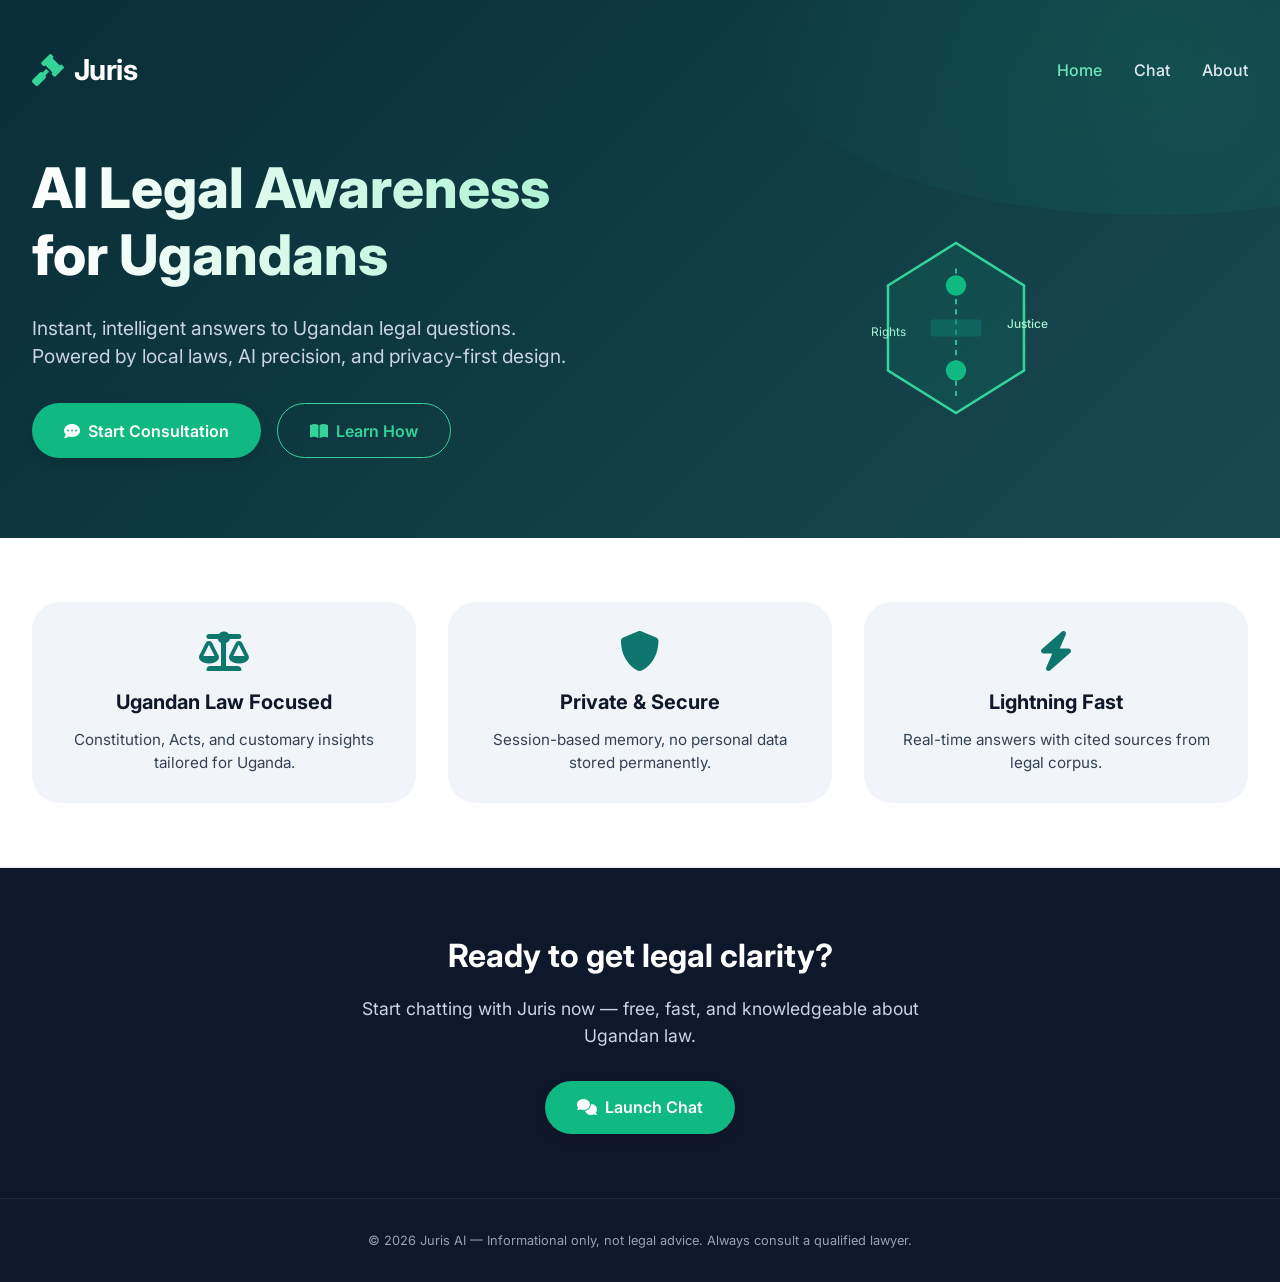
<file: index.html>
<!DOCTYPE html>
<html lang="en">
<head>
  <meta charset="UTF-8" />
  <meta name="viewport" content="width=device-width, initial-scale=1.0, viewport-fit=cover, user-scalable=yes" />
  <title>Juris - Uganda Legal Awareness AI</title>
  <!-- Favicon -->
  <link rel="icon" type="image/svg+xml" href="data:image/svg+xml,%3Csvg xmlns='http://www.w3.org/2000/svg' viewBox='0 0 100 100'%3E%3Crect width='100' height='100' rx='20' fill='%2310b981'/%3E%3Ctext x='50' y='70' font-size='50' text-anchor='middle' fill='white' font-family='Arial'%3E⚖%3C/text%3E%3C/svg%3E">
  <link rel="apple-touch-icon" href="data:image/svg+xml,%3Csvg xmlns='http://www.w3.org/2000/svg' viewBox='0 0 100 100'%3E%3Crect width='100' height='100' rx='20' fill='%2310b981'/%3E%3Ctext x='50' y='70' font-size='50' text-anchor='middle' fill='white' font-family='Arial'%3E⚖%3C/text%3E%3C/svg%3E">
  <link href="https://fonts.googleapis.com/css2?family=Inter:opsz,wght@14..32,300;400;500;600;700;800&display=swap" rel="stylesheet" />
  <link rel="stylesheet" href="https://cdnjs.cloudflare.com/ajax/libs/font-awesome/6.0.0-beta3/css/all.min.css" />
  <style>
    * {
      margin: 0;
      padding: 0;
      box-sizing: border-box;
    }

    body {
      font-family: 'Inter', sans-serif;
      background: #ffffff;
      color: #0f172a;
      line-height: 1.5;
      overflow-x: hidden;
    }

    .landing {
      background: linear-gradient(135deg, #0a2e38 0%, #0f3b42 50%, #1a4a4f 100%);
      color: white;
      padding: clamp(1rem, 5vw, 2rem) clamp(1rem, 5vw, 2rem) clamp(3rem, 8vw, 5rem);
      position: relative;
      overflow: hidden;
    }

    .landing::before {
      content: "";
      position: absolute;
      top: -20%;
      right: -20%;
      width: 60%;
      height: 60%;
      background: radial-gradient(circle, rgba(16, 185, 129, 0.12), transparent);
      border-radius: 50%;
      pointer-events: none;
    }

    .navbar {
      display: flex;
      justify-content: space-between;
      align-items: center;
      max-width: 1280px;
      margin: 0 auto;
      padding: clamp(0.5rem, 3vw, 1rem) 0 clamp(1rem, 5vw, 2rem);
      flex-wrap: wrap;
      gap: 1rem;
      position: relative;
      z-index: 2;
    }

    .logo {
      display: flex;
      align-items: center;
      gap: 10px;
      font-size: clamp(1.3rem, 5vw, 1.8rem);
      font-weight: 700;
      letter-spacing: -0.5px;
    }

    .logo i {
      font-size: clamp(1.5rem, 6vw, 2rem);
      color: #34d399;
    }

    .nav-links {
      display: flex;
      gap: clamp(1rem, 4vw, 2rem);
      align-items: center;
      flex-wrap: wrap;
    }

    .nav-links a {
      color: #e2e8f0;
      text-decoration: none;
      font-weight: 500;
      font-size: clamp(0.875rem, 3vw, 1rem);
      transition: color 0.2s;
      padding: 0.5rem 0;
    }

    .nav-links a:hover, .nav-links a.active {
      color: #6ee7b7;
    }

    .hero {
      max-width: 1280px;
      margin: clamp(1rem, 5vw, 2rem) auto 0;
      display: flex;
      flex-wrap: wrap;
      align-items: center;
      justify-content: space-between;
      gap: clamp(2rem, 6vw, 3rem);
      position: relative;
      z-index: 2;
    }

    .hero-text {
      flex: 1;
      min-width: 260px;
    }

    .hero-text h1 {
      font-size: clamp(1.8rem, 7vw, 3.5rem);
      font-weight: 800;
      line-height: 1.2;
      background: linear-gradient(to right, #ffffff, #a7f3d0);
      -webkit-background-clip: text;
      background-clip: text;
      color: transparent;
      margin-bottom: clamp(1rem, 4vw, 1.5rem);
    }

    .hero-text p {
      font-size: clamp(0.95rem, 3.5vw, 1.2rem);
      color: #cbd5e1;
      margin-bottom: clamp(1.5rem, 5vw, 2rem);
      max-width: 550px;
    }

    .hero-buttons {
      display: flex;
      gap: clamp(0.75rem, 3vw, 1rem);
      flex-wrap: wrap;
    }

    .btn-primary, .btn-outline {
      padding: clamp(0.7rem, 2.5vw, 0.9rem) clamp(1.2rem, 4vw, 2rem);
      border-radius: 60px;
      font-weight: 600;
      font-size: clamp(0.875rem, 3vw, 1rem);
      display: inline-flex;
      align-items: center;
      gap: 8px;
      cursor: pointer;
      transition: all 0.2s ease;
      text-decoration: none;
    }

    .btn-primary {
      background: #10b981;
      color: white;
      border: none;
      box-shadow: 0 4px 12px rgba(0, 0, 0, 0.15);
    }

    .btn-primary:hover {
      background: #059669;
      transform: translateY(-2px);
      box-shadow: 0 8px 20px rgba(0, 0, 0, 0.2);
    }

    .btn-outline {
      background: transparent;
      border: 1.5px solid #34d399;
      color: #34d399;
    }

    .btn-outline:hover {
      background: rgba(52, 211, 153, 0.1);
      transform: translateY(-2px);
    }

    .hero-image {
      flex: 1;
      display: flex;
      justify-content: center;
      min-width: 240px;
    }

    .hero-image svg {
      width: 100%;
      max-width: 340px;
      height: auto;
    }

    .features {
      background: white;
      padding: clamp(2rem, 8vw, 4rem) clamp(1rem, 5vw, 2rem);
      border-bottom: 1px solid #e2e8f0;
    }

    .features-container {
      max-width: 1280px;
      margin: 0 auto;
      display: flex;
      flex-wrap: wrap;
      justify-content: center;
      gap: clamp(1rem, 4vw, 2rem);
    }

    .feature-card {
      flex: 1;
      min-width: 220px;
      text-align: center;
      padding: clamp(1.2rem, 4vw, 1.8rem);
      background: #f1f5f9;
      border-radius: 28px;
      transition: transform 0.2s, box-shadow 0.2s;
    }

    .feature-card:hover {
      transform: translateY(-5px);
      box-shadow: 0 15px 30px rgba(0, 0, 0, 0.08);
    }

    .feature-card i {
      font-size: clamp(2rem, 6vw, 2.5rem);
      color: #0f766e;
      margin-bottom: 1rem;
    }

    .feature-card h3 {
      margin-bottom: 0.75rem;
      font-weight: 700;
      font-size: clamp(1rem, 4vw, 1.25rem);
    }

    .feature-card p {
      color: #334155;
      font-size: clamp(0.85rem, 3vw, 0.95rem);
    }

    .cta-section {
      background: #0f172a;
      color: white;
      padding: clamp(2.5rem, 8vw, 4rem) clamp(1rem, 5vw, 2rem);
      text-align: center;
    }

    .cta-section h2 {
      font-size: clamp(1.5rem, 6vw, 2rem);
      margin-bottom: clamp(0.75rem, 3vw, 1rem);
    }

    .cta-section p {
      color: #cbd5e1;
      margin-bottom: clamp(1.5rem, 5vw, 2rem);
      font-size: clamp(0.9rem, 3.5vw, 1.1rem);
      max-width: 600px;
      margin-left: auto;
      margin-right: auto;
    }

    footer {
      text-align: center;
      padding: clamp(1.2rem, 4vw, 2rem);
      background: #0f172a;
      color: #94a3b8;
      font-size: clamp(0.7rem, 2.5vw, 0.8rem);
      border-top: 1px solid #1e293b;
    }

    @media (max-width: 768px) {
      .navbar {
        flex-direction: column;
        text-align: center;
      }
      .hero-text {
        text-align: center;
      }
      .hero-text p {
        margin-left: auto;
        margin-right: auto;
      }
      .hero-buttons {
        justify-content: center;
      }
      .features-container {
        flex-direction: column;
      }
      .feature-card {
        min-width: auto;
      }
    }

    @media (max-width: 480px) {
      .nav-links {
        justify-content: center;
      }
      .btn-primary, .btn-outline {
        width: 100%;
        justify-content: center;
      }
      .hero-buttons {
        width: 100%;
      }
    }
  </style>
</head>
<body>
  <div class="landing">
    <div class="navbar">
      <div class="logo">
        <i class="fas fa-gavel"></i>
        <span>Juris</span>
      </div>
      <div class="nav-links">
        <a href="index.html" class="active">Home</a>
        <a href="chat.html">Chat</a>
        <a href="about.html">About</a>
      </div>
    </div>

    <div class="hero">
      <div class="hero-text">
        <h1>AI Legal Awareness<br />for Ugandans</h1>
        <p>Instant, intelligent answers to Ugandan legal questions. Powered by local laws, AI precision, and privacy-first design.</p>
        <div class="hero-buttons">
          <a href="chat.html" class="btn-primary">
            <i class="fas fa-comment-dots"></i> Start Consultation
          </a>
          <a href="about.html" class="btn-outline">
            <i class="fas fa-book-open"></i> Learn How
          </a>
        </div>
      </div>
      <div class="hero-image">
        <svg viewBox="0 0 400 350" fill="none" xmlns="http://www.w3.org/2000/svg">
          <path d="M120 150 L200 100 L280 150 L280 250 L200 300 L120 250 L120 150Z" stroke="#34d399" stroke-width="3" fill="rgba(16,185,129,0.1)" />
          <path d="M200 130 L200 280" stroke="#34d399" stroke-width="2" stroke-dasharray="6 6" />
          <circle cx="200" cy="150" r="12" fill="#10b981" />
          <circle cx="200" cy="250" r="12" fill="#10b981" />
          <text x="260" y="200" fill="#a7f3d0" font-size="14" font-weight="500">Justice</text>
          <text x="100" y="210" fill="#a7f3d0" font-size="14">Rights</text>
          <rect x="170" y="190" width="60" height="20" rx="4" fill="#0f766e" opacity="0.6" />
        </svg>
      </div>
    </div>
  </div>

  <div class="features">
    <div class="features-container">
      <div class="feature-card">
        <i class="fas fa-balance-scale"></i>
        <h3>Ugandan Law Focused</h3>
        <p>Constitution, Acts, and customary insights tailored for Uganda.</p>
      </div>
      <div class="feature-card">
        <i class="fas fa-shield-alt"></i>
        <h3>Private & Secure</h3>
        <p>Session-based memory, no personal data stored permanently.</p>
      </div>
      <div class="feature-card">
        <i class="fas fa-bolt"></i>
        <h3>Lightning Fast</h3>
        <p>Real-time answers with cited sources from legal corpus.</p>
      </div>
    </div>
  </div>

  <div class="cta-section">
    <h2>Ready to get legal clarity?</h2>
    <p>Start chatting with Juris now — free, fast, and knowledgeable about Ugandan law.</p>
    <a href="chat.html" class="btn-primary" style="background: #10b981;">
      <i class="fas fa-comments"></i> Launch Chat
    </a>
  </div>

  <footer>
    <p>© 2026 Juris AI — Informational only, not legal advice. Always consult a qualified lawyer.</p>
  </footer>
</body>
</html>
</file>
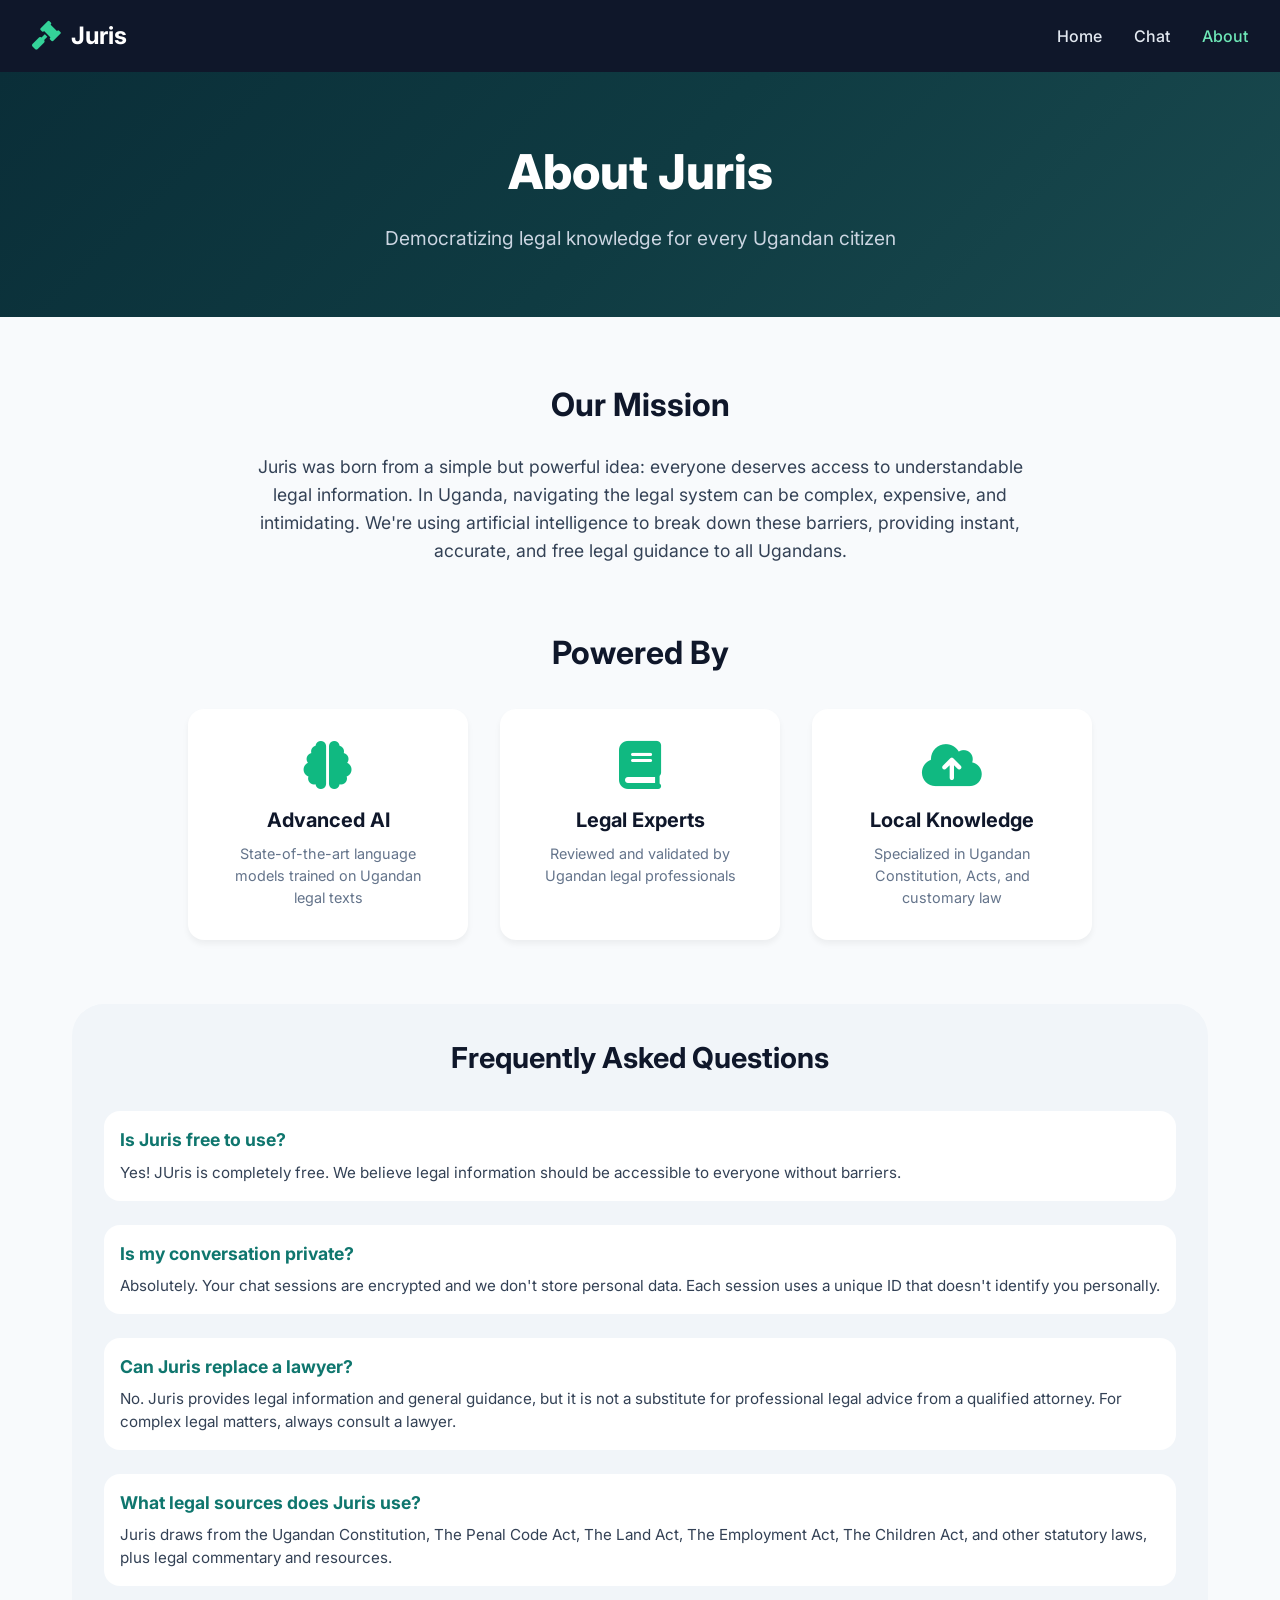
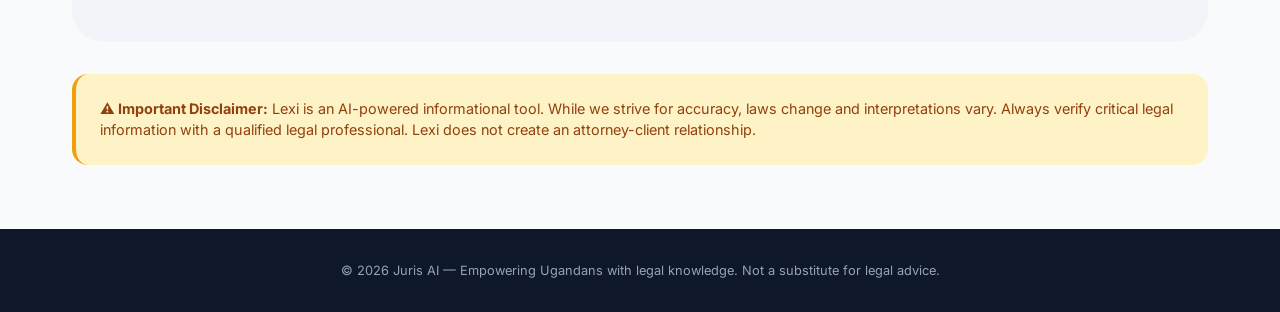
<file: about.html>
<!DOCTYPE html>
<html lang="en">
<head>
  <meta charset="UTF-8" />
  <meta name="viewport" content="width=device-width, initial-scale=1.0, viewport-fit=cover, user-scalable=yes" />
  <title>About Juris - Uganda Legal AI Assistant</title>
  <!-- Favicon -->
  <link rel="icon" type="image/svg+xml" href="data:image/svg+xml,%3Csvg xmlns='http://www.w3.org/2000/svg' viewBox='0 0 100 100'%3E%3Crect width='100' height='100' rx='20' fill='%2310b981'/%3E%3Ctext x='50' y='70' font-size='50' text-anchor='middle' fill='white' font-family='Arial'%3E⚖%3C/text%3E%3C/svg%3E">
  <link rel="apple-touch-icon" href="data:image/svg+xml,%3Csvg xmlns='http://www.w3.org/2000/svg' viewBox='0 0 100 100'%3E%3Crect width='100' height='100' rx='20' fill='%2310b981'/%3E%3Ctext x='50' y='70' font-size='50' text-anchor='middle' fill='white' font-family='Arial'%3E⚖%3C/text%3E%3C/svg%3E">
  <link href="https://fonts.googleapis.com/css2?family=Inter:opsz,wght@14..32,300;400;500;600;700;800&display=swap" rel="stylesheet" />
  <link rel="stylesheet" href="https://cdnjs.cloudflare.com/ajax/libs/font-awesome/6.0.0-beta3/css/all.min.css" />
  <style>
    * {
      margin: 0;
      padding: 0;
      box-sizing: border-box;
    }

    body {
      font-family: 'Inter', sans-serif;
      background: #f8fafc;
      color: #0f172a;
      line-height: 1.5;
      overflow-x: hidden;
    }

    .about-nav {
      background: #0f172a;
      padding: clamp(0.75rem, 4vw, 1rem) clamp(1rem, 5vw, 2rem);
      display: flex;
      justify-content: space-between;
      align-items: center;
      flex-wrap: wrap;
      gap: 1rem;
    }

    .logo {
      display: flex;
      align-items: center;
      gap: 10px;
      font-size: clamp(1.2rem, 5vw, 1.5rem);
      font-weight: 700;
      color: white;
      text-decoration: none;
    }

    .logo i {
      font-size: clamp(1.4rem, 6vw, 1.8rem);
      color: #34d399;
    }

    .nav-links {
      display: flex;
      gap: clamp(1rem, 5vw, 2rem);
    }

    .nav-links a {
      color: #e2e8f0;
      text-decoration: none;
      font-weight: 500;
      font-size: clamp(0.875rem, 3.5vw, 1rem);
      transition: color 0.2s;
      padding: 0.5rem 0;
    }

    .nav-links a:hover, .nav-links a.active {
      color: #6ee7b7;
    }

    .about-hero {
      background: linear-gradient(135deg, #0a2e38 0%, #0f3b42 50%, #1a4a4f 100%);
      color: white;
      padding: clamp(2rem, 8vw, 4rem) clamp(1rem, 5vw, 2rem);
      text-align: center;
    }

    .about-hero h1 {
      font-size: clamp(1.8rem, 7vw, 3rem);
      margin-bottom: clamp(0.75rem, 3vw, 1rem);
      font-weight: 800;
    }

    .about-hero p {
      font-size: clamp(0.95rem, 3.5vw, 1.2rem);
      max-width: 700px;
      margin: 0 auto;
      color: #cbd5e1;
    }

    .about-content {
      max-width: 1200px;
      margin: 0 auto;
      padding: clamp(2rem, 8vw, 4rem) clamp(1rem, 5vw, 2rem);
    }

    .mission-section {
      text-align: center;
      margin-bottom: clamp(2rem, 8vw, 4rem);
    }

    .mission-section h2 {
      font-size: clamp(1.5rem, 6vw, 2rem);
      margin-bottom: clamp(1rem, 4vw, 1.5rem);
      color: #0f172a;
    }

    .mission-section p {
      font-size: clamp(0.95rem, 3.5vw, 1.1rem);
      color: #334155;
      max-width: 800px;
      margin: 0 auto;
      line-height: 1.6;
    }

    .team-section {
      margin-bottom: clamp(2rem, 8vw, 4rem);
    }

    .team-section h2 {
      text-align: center;
      font-size: clamp(1.5rem, 6vw, 2rem);
      margin-bottom: clamp(1.5rem, 6vw, 2rem);
      color: #0f172a;
    }

    .team-grid {
      display: flex;
      flex-wrap: wrap;
      gap: clamp(1rem, 4vw, 2rem);
      justify-content: center;
    }

    .team-card {
      background: white;
      border-radius: 1rem;
      padding: clamp(1.2rem, 5vw, 2rem);
      text-align: center;
      flex: 1;
      min-width: 200px;
      max-width: 280px;
      box-shadow: 0 4px 6px rgba(0, 0, 0, 0.05);
      transition: transform 0.2s;
    }

    .team-card:hover {
      transform: translateY(-5px);
    }

    .team-card i {
      font-size: clamp(2rem, 8vw, 3rem);
      color: #10b981;
      margin-bottom: 1rem;
    }

    .team-card h3 {
      margin-bottom: 0.5rem;
      color: #0f172a;
      font-size: clamp(1rem, 4vw, 1.25rem);
    }

    .team-card p {
      color: #64748b;
      font-size: clamp(0.8rem, 3vw, 0.9rem);
    }

    .faq-section {
      background: #f1f5f9;
      border-radius: clamp(1rem, 4vw, 2rem);
      padding: clamp(1.5rem, 5vw, 2rem);
      margin-top: 2rem;
    }

    .faq-section h2 {
      text-align: center;
      margin-bottom: clamp(1.5rem, 5vw, 2rem);
      color: #0f172a;
      font-size: clamp(1.3rem, 5.5vw, 1.8rem);
    }

    .faq-item {
      margin-bottom: 1.5rem;
      padding: clamp(0.8rem, 3vw, 1rem);
      background: white;
      border-radius: 1rem;
    }

    .faq-item h3 {
      color: #0f766e;
      margin-bottom: 0.5rem;
      font-size: clamp(0.95rem, 3.5vw, 1.1rem);
    }

    .faq-item p {
      color: #334155;
      line-height: 1.5;
      font-size: clamp(0.85rem, 3.2vw, 0.95rem);
    }

    .disclaimer {
      background: #fef3c7;
      border-left: 4px solid #f59e0b;
      padding: clamp(1rem, 4vw, 1.5rem);
      border-radius: 1rem;
      margin-top: 2rem;
    }

    .disclaimer p {
      color: #92400e;
      margin: 0;
      font-size: clamp(0.8rem, 3vw, 0.9rem);
    }

    footer {
      text-align: center;
      padding: clamp(1.2rem, 4vw, 2rem);
      background: #0f172a;
      color: #94a3b8;
      font-size: clamp(0.7rem, 2.5vw, 0.8rem);
    }

    @media (max-width: 768px) {
      .about-nav {
        flex-direction: column;
        text-align: center;
      }
      .team-grid {
        flex-direction: column;
        align-items: center;
      }
      .team-card {
        max-width: 100%;
        width: 100%;
      }
    }

    @media (max-width: 480px) {
      .nav-links {
        justify-content: center;
        width: 100%;
      }
      .faq-item {
        padding: 0.8rem;
      }
    }
  </style>
</head>
<body>
  <nav class="about-nav">
    <a href="index.html" class="logo">
      <i class="fas fa-gavel"></i>
      <span>Juris</span>
    </a>
    <div class="nav-links">
      <a href="index.html">Home</a>
      <a href="chat.html">Chat</a>
      <a href="about.html" class="active">About</a>
    </div>
  </nav>

  <div class="about-hero">
    <h1>About Juris</h1>
    <p>Democratizing legal knowledge for every Ugandan citizen</p>
  </div>

  <div class="about-content">
    <div class="mission-section">
      <h2>Our Mission</h2>
      <p>Juris was born from a simple but powerful idea: everyone deserves access to understandable legal information. In Uganda, navigating the legal system can be complex, expensive, and intimidating. We're using artificial intelligence to break down these barriers, providing instant, accurate, and free legal guidance to all Ugandans.</p>
    </div>

    <div class="team-section">
      <h2>Powered By</h2>
      <div class="team-grid">
        <div class="team-card">
          <i class="fas fa-brain"></i>
          <h3>Advanced AI</h3>
          <p>State-of-the-art language models trained on Ugandan legal texts</p>
        </div>
        <div class="team-card">
          <i class="fas fa-book"></i>
          <h3>Legal Experts</h3>
          <p>Reviewed and validated by Ugandan legal professionals</p>
        </div>
        <div class="team-card">
          <i class="fas fa-cloud-upload-alt"></i>
          <h3>Local Knowledge</h3>
          <p>Specialized in Ugandan Constitution, Acts, and customary law</p>
        </div>
      </div>
    </div>

    <div class="faq-section">
      <h2>Frequently Asked Questions</h2>
      <div class="faq-item">
        <h3>Is Juris free to use?</h3>
        <p>Yes! JUris is completely free. We believe legal information should be accessible to everyone without barriers.</p>
      </div>
      <div class="faq-item">
        <h3>Is my conversation private?</h3>
        <p>Absolutely. Your chat sessions are encrypted and we don't store personal data. Each session uses a unique ID that doesn't identify you personally.</p>
      </div>
      <div class="faq-item">
        <h3>Can Juris replace a lawyer?</h3>
        <p>No. Juris provides legal information and general guidance, but it is not a substitute for professional legal advice from a qualified attorney. For complex legal matters, always consult a lawyer.</p>
      </div>
      <div class="faq-item">
        <h3>What legal sources does Juris use?</h3>
        <p>Juris draws from the Ugandan Constitution, The Penal Code Act, The Land Act, The Employment Act, The Children Act, and other statutory laws, plus legal commentary and resources.</p>
      </div>
    </div>

    <div class="disclaimer">
      <p><strong>⚠️ Important Disclaimer:</strong> Lexi is an AI-powered informational tool. While we strive for accuracy, laws change and interpretations vary. Always verify critical legal information with a qualified legal professional. Lexi does not create an attorney-client relationship.</p>
    </div>
  </div>

  <footer>
    <p>© 2026 Juris AI — Empowering Ugandans with legal knowledge. Not a substitute for legal advice.</p>
  </footer>
</body>
</html>
</file>
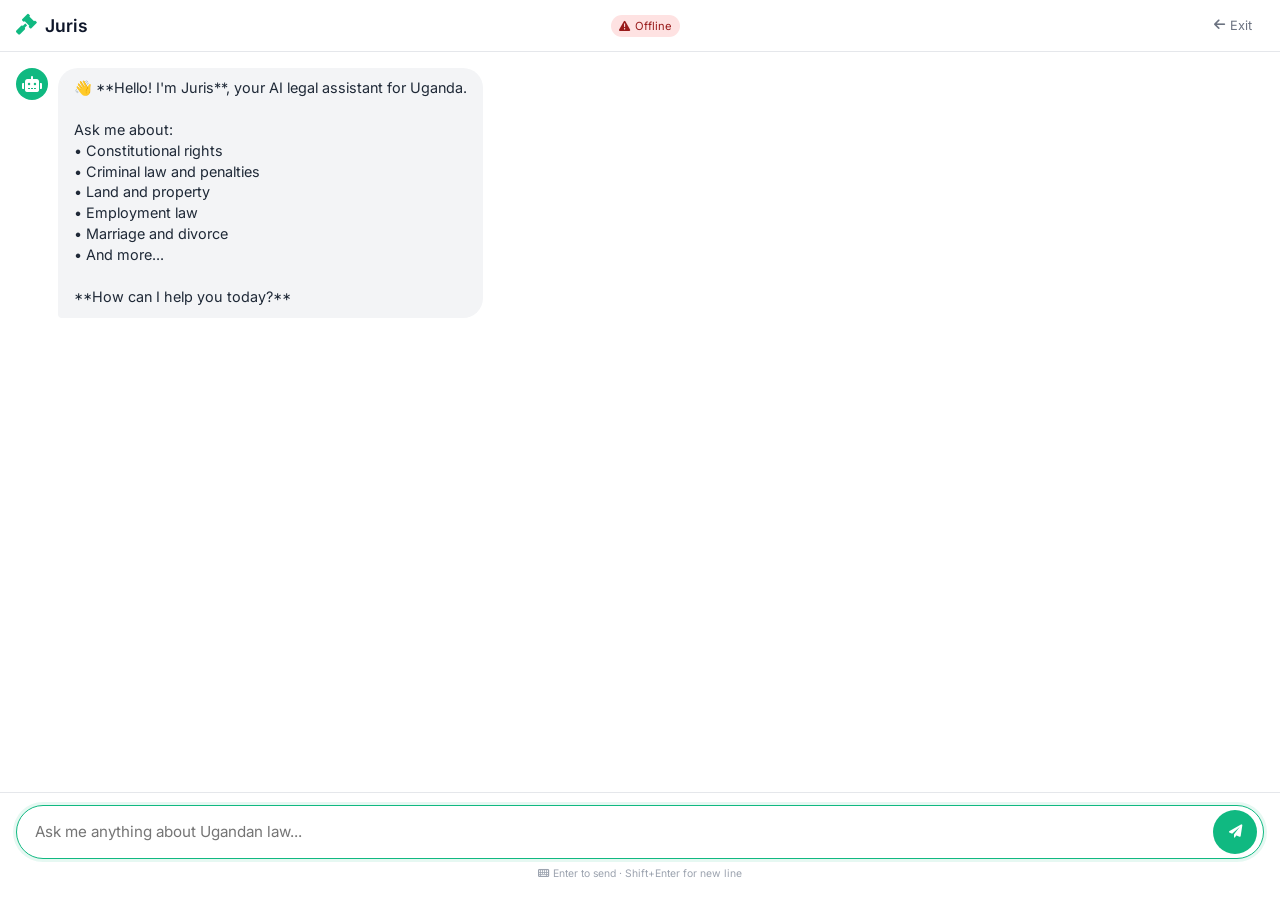
<file: chat.html>
<!DOCTYPE html>
<html lang="en">
<head>
  <meta charset="UTF-8" />
  <meta name="viewport" content="width=device-width, initial-scale=1.0, viewport-fit=cover, user-scalable=yes" />
  <title>Juris Chat - Uganda Legal AI Assistant</title>
  <link rel="icon" type="image/svg+xml" href="data:image/svg+xml,%3Csvg xmlns='http://www.w3.org/2000/svg' viewBox='0 0 100 100'%3E%3Crect width='100' height='100' rx='20' fill='%2310b981'/%3E%3Ctext x='50' y='70' font-size='50' text-anchor='middle' fill='white' font-family='Arial'%3E⚖%3C/text%3E%3C/svg%3E">
  <link href="https://fonts.googleapis.com/css2?family=Inter:opsz,wght@14..32,300;400;500;600;700&display=swap" rel="stylesheet" />
  <link rel="stylesheet" href="https://cdnjs.cloudflare.com/ajax/libs/font-awesome/6.0.0-beta3/css/all.min.css" />
  <style>
    * { margin: 0; padding: 0; box-sizing: border-box; }
    html, body { height: 100%; position: relative; }
    body {
      font-family: 'Inter', sans-serif;
      background: #ffffff;
      color: #1f2937;
      overflow: hidden;
      position: fixed;
      top: 0;
      left: 0;
      right: 0;
      bottom: 0;
      width: 100%;
      height: 100%;
    }
    .chat-container {
      display: flex;
      flex-direction: column;
      height: 100%;
      width: 100%;
      max-width: 100%;
      margin: 0 auto;
      background: #ffffff;
      position: relative;
    }
    .chat-header-minimal {
      padding: 12px 16px;
      background: #ffffff;
      border-bottom: 1px solid #e5e7eb;
      display: flex;
      align-items: center;
      justify-content: space-between;
      flex-shrink: 0;
      gap: 1rem;
      z-index: 10;
    }
    .logo-minimal {
      display: flex;
      align-items: center;
      gap: 8px;
      font-size: 1.1rem;
      font-weight: 600;
      color: #0f172a;
    }
    .logo-minimal i { font-size: 1.3rem; color: #10b981; }
    .status-badge {
      font-size: 0.7rem;
      padding: 4px 8px;
      border-radius: 20px;
      background: #f3f4f6;
      color: #6b7280;
      display: flex;
      align-items: center;
      gap: 5px;
    }
    .status-badge.online { background: #d1fae5; color: #065f46; }
    .status-badge.offline { background: #fee2e2; color: #991b1b; }
    .back-link {
      color: #6b7280;
      text-decoration: none;
      font-size: 0.8rem;
      display: flex;
      align-items: center;
      gap: 5px;
      padding: 6px 12px;
      border-radius: 20px;
    }
    .chat-messages {
      flex: 1;
      overflow-y: auto;
      padding: 16px;
      display: flex;
      flex-direction: column;
      gap: 12px;
      scroll-behavior: smooth;
    }
    .message-group { animation: fadeSlideUp 0.3s ease-out; }
    @keyframes fadeSlideUp {
      from { opacity: 0; transform: translateY(10px); }
      to { opacity: 1; transform: translateY(0); }
    }
    .message-user { display: flex; justify-content: flex-end; }
    .message-user .bubble {
      background: #10b981;
      color: white;
      border-radius: 20px;
      border-bottom-right-radius: 4px;
      padding: 10px 16px;
      max-width: 85%;
      font-size: 0.9rem;
      line-height: 1.45;
    }
    .message-bot { display: flex; justify-content: flex-start; }
    .bot-avatar { display: flex; align-items: flex-start; gap: 10px; max-width: 100%; }
    .avatar-icon {
      width: 32px;
      height: 32px;
      background: #10b981;
      border-radius: 50%;
      display: flex;
      align-items: center;
      justify-content: center;
      flex-shrink: 0;
    }
    .avatar-icon i { font-size: 1rem; color: white; }
    .bot-content { flex: 1; min-width: 0; }
    .message-bot .bubble {
      background: #f3f4f6;
      color: #1f2937;
      border-radius: 20px;
      border-bottom-left-radius: 4px;
      padding: 10px 16px;
      max-width: 100%;
      font-size: 0.9rem;
      line-height: 1.45;
    }
    .typing-indicator {
      display: flex;
      align-items: center;
      gap: 6px;
      padding: 10px 16px;
      background: #f3f4f6;
      border-radius: 20px;
      width: fit-content;
    }
    .typing-indicator span {
      width: 7px;
      height: 7px;
      background: #9ca3af;
      border-radius: 50%;
      animation: typing 1.4s infinite;
    }
    @keyframes typing {
      0%, 60%, 100% { transform: translateY(0); opacity: 0.4; }
      30% { transform: translateY(-6px); opacity: 1; }
    }
    .sources {
      margin-top: 10px;
      padding-top: 8px;
      border-top: 1px solid #e5e7eb;
      font-size: 0.7rem;
    }
    .source {
      background: #f9fafb;
      padding: 8px 10px;
      border-radius: 10px;
      margin-top: 6px;
      border-left: 3px solid #10b981;
    }
    .source b { color: #0f766e; font-size: 0.7rem; display: block; margin-bottom: 4px; }
    .source small { color: #6b7280; font-size: 0.65rem; display: block; }
    .chat-input-area {
      padding: 12px 16px 20px 16px;
      background: #ffffff;
      border-top: 1px solid #e5e7eb;
      flex-shrink: 0;
      width: 100%;
    }
    .input-wrapper {
      display: flex;
      align-items: flex-end;
      gap: 10px;
      background: #ffffff;
      border: 1px solid #e5e7eb;
      border-radius: 28px;
      padding: 4px 6px 4px 18px;
    }
    .input-wrapper:focus-within {
      border-color: #10b981;
      box-shadow: 0 0 0 3px rgba(16, 185, 129, 0.1);
    }
    textarea {
      flex: 1;
      border: none;
      background: transparent;
      padding: 12px 0;
      font-family: 'Inter', sans-serif;
      font-size: 0.95rem;
      resize: none;
      outline: none;
      max-height: 100px;
      min-height: 44px;
    }
    .send-btn {
      background: #10b981;
      border: none;
      width: 44px;
      height: 44px;
      border-radius: 50%;
      color: white;
      cursor: pointer;
      display: flex;
      align-items: center;
      justify-content: center;
    }
    .send-btn:disabled { opacity: 0.5; cursor: not-allowed; }
    .input-hint { font-size: 0.65rem; color: #9ca3af; margin-top: 8px; text-align: center; }
    @media (max-width: 768px) {
      .chat-input-area { padding: 10px 12px 16px 12px; }
      textarea { font-size: 16px; min-height: 48px; }
      .send-btn { width: 48px; height: 48px; }
    }
  </style>
</head>
<body>
  <div class="chat-container">
    <div class="chat-header-minimal">
      <div class="logo-minimal">
        <i class="fas fa-gavel"></i>
        <span>Juris</span>
      </div>
      <div id="statusBadge" class="status-badge">
        <i class="fas fa-circle"></i>
        <span>Connecting...</span>
      </div>
      <a href="index.html" class="back-link">
        <i class="fas fa-arrow-left"></i> Exit
      </a>
    </div>

    <div id="chat-messages" class="chat-messages"></div>

    <div class="chat-input-area">
      <div class="input-wrapper">
        <textarea id="input" placeholder="Ask me anything about Ugandan law..." rows="1"></textarea>
        <button id="sendBtn" class="send-btn">
          <i class="fas fa-paper-plane"></i>
        </button>
      </div>
      <div class="input-hint">
        <i class="fas fa-keyboard"></i> Enter to send · Shift+Enter for new line
      </div>
    </div>
  </div>

  <script>
    (function() {
      // ============================================
      // CRITICAL: Use your ACTUAL working API URL
      // ============================================
      const API_URL = "https://juris-ai.fastapicloud.dev/ask";
      
      // Test URL to verify connection
      const HEALTH_URL = "https://juris-ai.fastapicloud.dev/health";
      
      let session_id = localStorage.getItem("session_id");
      if (!session_id) {
        session_id = crypto.randomUUID().slice(0, 8);
        localStorage.setItem("session_id", session_id);
      }
      
      const chatMessages = document.getElementById("chat-messages");
      const input = document.getElementById("input");
      const sendBtn = document.getElementById("sendBtn");
      const statusBadge = document.getElementById("statusBadge");
      
      let isOnline = false;
      
      function updateStatus(status, online) {
        isOnline = online;
        if (statusBadge) {
          statusBadge.className = `status-badge ${online ? 'online' : 'offline'}`;
          const icon = statusBadge.querySelector('i');
          const textSpan = statusBadge.querySelector('span');
          if (icon) icon.className = online ? 'fas fa-circle' : 'fas fa-exclamation-triangle';
          if (textSpan) textSpan.textContent = status;
        }
      }
      
      async function testConnection() {
        try {
          const controller = new AbortController();
          const timeoutId = setTimeout(() => controller.abort(), 5000);
          const response = await fetch(HEALTH_URL, { method: 'GET', signal: controller.signal });
          clearTimeout(timeoutId);
          
          if (response.ok) {
            updateStatus('Connected', true);
            console.log('✅ Connected to backend');
            return true;
          }
        } catch (err) {
          console.log('Connection test failed:', err.message);
        }
        updateStatus('Offline', false);
        return false;
      }
      
      function autoResize() {
        if (input) {
          input.style.height = "auto";
          input.style.height = Math.min(input.scrollHeight, 150) + "px";
        }
      }
      
      input?.addEventListener("input", autoResize);
      input?.addEventListener("keydown", (e) => {
        if (e.key === "Enter" && !e.shiftKey) {
          e.preventDefault();
          sendMessage();
        }
      });
      sendBtn?.addEventListener("click", sendMessage);
      
      function appendMessage(text, sender, isHtml = false) {
        if (!chatMessages) return;
        const msg = document.createElement("div");
        msg.className = `message-group`;
        if (sender === 'user') {
          msg.innerHTML = `<div class="message-user"><div class="bubble">${escapeHtml(text).replace(/\n/g, '<br>')}</div></div>`;
        } else {
          msg.innerHTML = `
            <div class="message-bot">
              <div class="bot-avatar">
                <div class="avatar-icon"><i class="fas fa-robot"></i></div>
                <div class="bot-content"><div class="bubble">${isHtml ? text : escapeHtml(text).replace(/\n/g, '<br>')}</div></div>
              </div>
            </div>`;
        }
        chatMessages.appendChild(msg);
        chatMessages.scrollTop = chatMessages.scrollHeight;
        return msg;
      }
      
      function escapeHtml(str) {
        if (!str) return "";
        return str.replace(/&/g, "&amp;").replace(/</g, "&lt;").replace(/>/g, "&gt;").replace(/"/g, "&quot;").replace(/'/g, "&#39;");
      }
      
      function formatSources(sources) {
        if (!sources || !Array.isArray(sources) || sources.length === 0) return "";
        let html = `<div class="sources"><i class="fas fa-database"></i> <strong>Legal References:</strong>`;
        sources.forEach(src => {
          let sourceName = src.act_name || src.source || src.title || "Legal reference";
          let section = src.section ? ` (${src.section})` : '';
          let contentSnippet = src.content_preview || src.content || src.text || "";
          if (contentSnippet.length > 150) contentSnippet = contentSnippet.substring(0, 150) + "…";
          let relevance = src.relevance_score ? ` · ${Math.round(src.relevance_score * 100)}% relevant` : '';
          html += `<div class="source"><b>📚 ${escapeHtml(sourceName)}${escapeHtml(section)}${relevance}</b><small>${escapeHtml(contentSnippet)}</small></div>`;
        });
        html += `</div>`;
        return html;
      }
      
      let typingElement = null;
      function showTyping() {
        removeTyping();
        if (!chatMessages) return;
        typingElement = document.createElement("div");
        typingElement.className = "message-group";
        typingElement.id = "typingIndicator";
        typingElement.innerHTML = `
          <div class="message-bot">
            <div class="bot-avatar">
              <div class="avatar-icon"><i class="fas fa-robot"></i></div>
              <div class="bot-content"><div class="typing-indicator"><span></span><span></span><span></span></div></div>
            </div>
          </div>`;
        chatMessages.appendChild(typingElement);
        chatMessages.scrollTop = chatMessages.scrollHeight;
      }
      
      function removeTyping() {
        if (typingElement && typingElement.remove) {
          typingElement.remove();
          typingElement = null;
        }
      }
      
      async function sendMessage() {
        const question = input.value.trim();
        if (!question) return;
        
        sendBtn.disabled = true;
        input.disabled = true;
        
        appendMessage(question, "user");
        input.value = "";
        autoResize();
        showTyping();
        
        try {
          // Test connection before sending
          const connected = await testConnection();
          if (!connected) {
            throw new Error("Cannot connect to the legal AI service. Please check your internet connection.");
          }
          
          console.log("Sending to:", API_URL);
          console.log("Question:", question);
          
          const response = await fetch(API_URL, {
            method: "POST",
            headers: { 
              "Content-Type": "application/json",
              "Accept": "application/json"
            },
            body: JSON.stringify({
              question: question,
              session_id: session_id
            })
          });
          
          console.log("Response status:", response.status);
          
          if (!response.ok) {
            const errorText = await response.text();
            throw new Error(`HTTP ${response.status}: ${errorText.substring(0, 100)}`);
          }
          
          const data = await response.json();
          console.log("Response data:", data);
          
          removeTyping();
          
          // Display the main response
          let botReply = data.response || "I'm sorry, I couldn't process that request.";
          appendMessage(botReply, "bot");
          
          // Show confidence if available
          if (data.confidence_score) {
            const confidenceHtml = `<div style="font-size: 0.65rem; color: #6b7280; margin-top: 6px;"><i class="fas fa-chart-line"></i> Confidence: ${Math.round(data.confidence_score * 100)}%</div>`;
            const lastMsg = chatMessages.lastElementChild;
            if (lastMsg) {
              const bubble = lastMsg.querySelector('.bubble');
              if (bubble) bubble.innerHTML += confidenceHtml;
            }
          }
          
          // Show acts consulted
          if (data.acts_consulted && data.acts_consulted.length > 0) {
            const actsHtml = `<div style="margin-top: 8px; font-size: 0.7rem; color: #6b7280;"><i class="fas fa-book"></i> Acts: ${data.acts_consulted.join(', ')}</div>`;
            const lastMsg = chatMessages.lastElementChild;
            if (lastMsg) {
              const bubble = lastMsg.querySelector('.bubble');
              if (bubble) bubble.innerHTML += actsHtml;
            }
          }
          
          // Show sources
          if (data.sources && data.sources.length > 0) {
            const sourcesHtml = formatSources(data.sources);
            appendMessage(sourcesHtml, "bot", true);
          }
          
        } catch (err) {
          console.error("Error:", err);
          removeTyping();
          appendMessage(`⚠️ ${err.message || "An error occurred. Please try again."}`, "bot");
        } finally {
          sendBtn.disabled = false;
          input.disabled = false;
          input.focus();
          autoResize();
        }
      }
      
      // Initialize
      testConnection();
      
      // Welcome message
      if (chatMessages && chatMessages.children.length === 0) {
        appendMessage("👋 **Hello! I'm Juris**, your AI legal assistant for Uganda.\n\nAsk me about:\n• Constitutional rights\n• Criminal law and penalties\n• Land and property\n• Employment law\n• Marriage and divorce\n• And more...\n\n**How can I help you today?**", "bot");
      }
      
      input?.focus();
      
      // Online/offline handling
      window.addEventListener('online', () => { testConnection(); appendMessage("✅ Connection restored!", "bot"); });
      window.addEventListener('offline', () => { updateStatus('Offline', false); appendMessage("⚠️ You are offline. Please check your connection.", "bot"); });
      
    })();
  </script>
</body>
</html>
</file>
